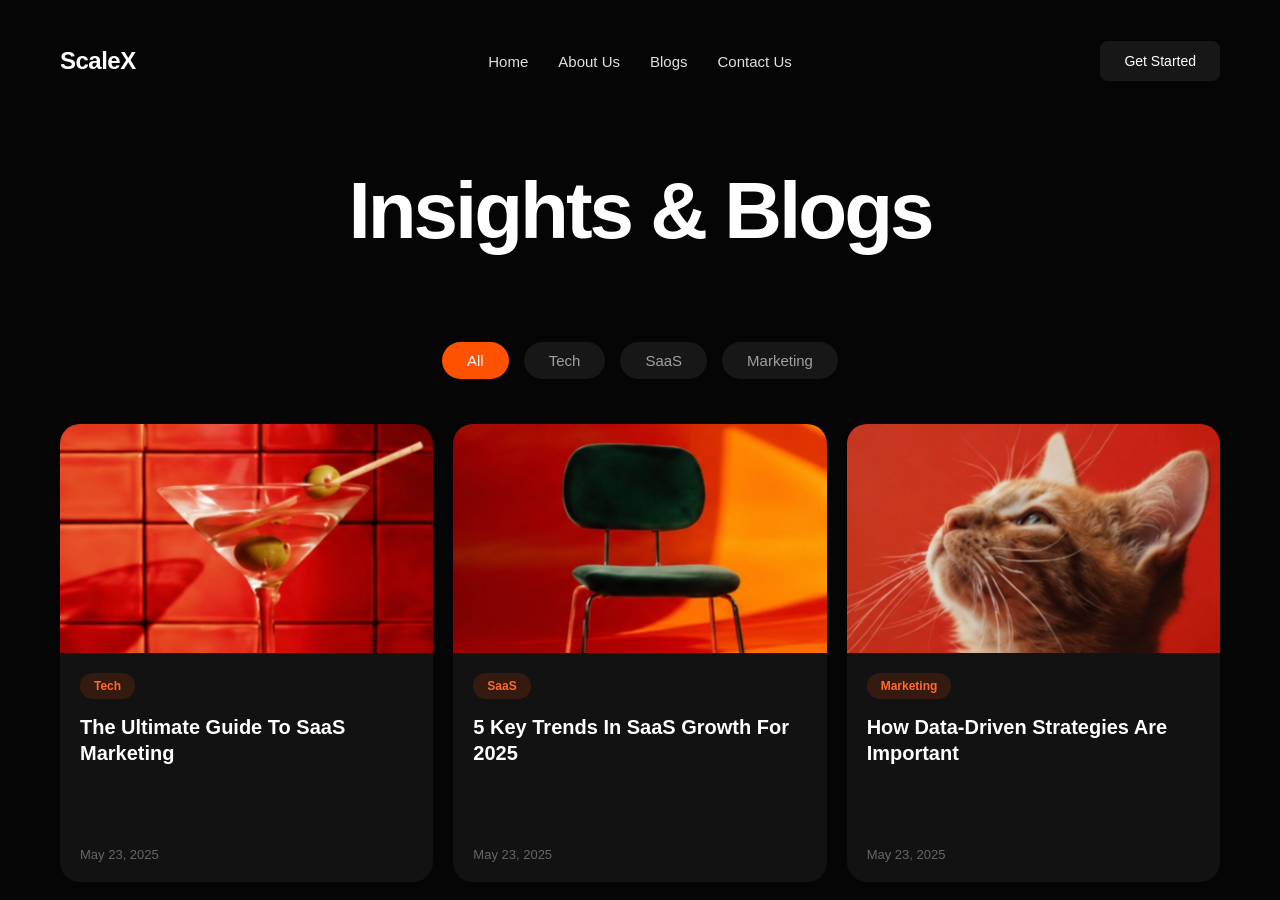
<file: Assignment 2 task 3/page3.html>
<!DOCTYPE html>
<html lang="en">
<head>
  <meta charset="UTF-8">
  <meta name="viewport" content="width=device-width, initial-scale=1.0">
  <title>ScaleX Insights</title>
  <link rel="stylesheet" href="style.css">
</head>
<body>

  <div class="wrap">
    
    <div class="box n1">
      <h2>ScaleX</h2>
    </div>
    
    <div class="box n2">
      <a href="#">Home</a>
      <a href="#">About Us</a>
      <a href="#">Blogs</a>
      <a href="#">Contact Us</a>
    </div>
    
    <div class="box n3">
      <button class="btnstart">Get Started</button>
    </div>

    <div class="box h1">
      <h1>Insights & Blogs</h1>
    </div>

    <div class="box f1">
      <button class="filterbtn active">All</button>
      <button class="filterbtn">Tech</button>
      <button class="filterbtn">SaaS</button>
      <button class="filterbtn">Marketing</button>
    </div>

    <div class="box c1">
      <img src="./image 1.png" alt="Tech">
      <div class="cardinfo">
        <span class="badge">Tech</span>
        <h3>The Ultimate Guide To SaaS Marketing</h3>
        <p>May 23, 2025</p>
      </div>
    </div>

    <div class="box c2">
      <img src="./image 2.png" alt="SaaS">
      <div class="cardinfo">
        <span class="badge">SaaS</span>
        <h3>5 Key Trends In SaaS Growth For 2025</h3>
        <p>May 23, 2025</p>
      </div>
    </div>

    <div class="box c3">
      <img src="./image 3.png" alt="Marketing">
      <div class="cardinfo">
        <span class="badge">Marketing</span>
        <h3>How Data-Driven Strategies Are Important</h3>
        <p>May 23, 2025</p>
      </div>
    </div>

  </div>

</body>
</html>
</file>
<file: Assignment 2 task 3/style.css>
* {
  margin: 0;
  padding: 0;
  box-sizing: border-box;
}

body {
  background: #050505;
  color: #ffffff;
  font-family: -apple-system, BlinkMacSystemFont, "Segoe UI", Roboto, Helvetica, Arial, sans-serif;
  min-height: 100vh;
}

.wrap {
  display: grid;
  max-width: 1200px;
  margin: 0 auto;
  padding: 30px 20px;
  grid-template-columns: 1fr 1fr 1fr;
  grid-template-rows: 80px 200px 100px auto;
  grid-template-areas: 
    "nav1 nav2 nav3"
    "hero hero hero"
    "filt filt filt"
    "card1 card2 card3";
  gap: 25px;
}

.box {
  display: flex;
}

.n1 {
  grid-area: nav1;
  align-items: center;
  justify-content: flex-start;
}

.n1 h2 {
  font-size: 24px;
  font-weight: 700;
  letter-spacing: -0.5px;
}

.n2 {
  grid-area: nav2;
  align-items: center;
  justify-content: center;
  gap: 30px;
}

.n2 a {
  color: #e0e0e0;
  text-decoration: none;
  font-size: 15px;
  font-weight: 500;
  transition: color 0.3s ease;
}

.n2 a:hover {
  color: #ffffff;
}

.n3 {
  grid-area: nav3;
  align-items: center;
  justify-content: flex-end;
}

.btn-start {
  background: #171717;
  color: #ffffff;
  border: none;
  padding: 12px 24px;
  border-radius: 8px;
  font-size: 14px;
  font-weight: 500;
  cursor: pointer;
}

.h1 {
  grid-area: hero;
  align-items: center;
  justify-content: center;
}

.h1 h1 {
  font-size: 90px;
  font-weight: 700;
  letter-spacing: -3px;
  color: #ffffff;
}

.f1 {
  grid-area: filt;
  align-items: center;
  justify-content: center;
  gap: 15px;
}

.filter-btn {
  background: #171717;
  color: #a0a0a0;
  border: none;
  padding: 10px 25px;
  border-radius: 30px;
  font-size: 15px;
  font-weight: 500;
  cursor: pointer;
}

.filter-btn.active {
  background: #ff5200;
  color: #ffffff;
}

.c1 { grid-area: card1; }
.c2 { grid-area: card2; }
.c3 { grid-area: card3; }

.c1, .c2, .c3 {
  flex-direction: column;
  background: #121212;
  border-radius: 20px;
  overflow: hidden;
}

.c1 img, .c2 img, .c3 img {
  width: 100%;
  height: 240px;
  object-fit: cover;
  background: #2a2a2a; 
}

.card-info {
  padding: 25px;
  display: flex;
  flex-direction: column;
  align-items: flex-start;
}

.badge {
  background: rgba(255, 82, 0, 0.15);
  color: #ff6a2b;
  padding: 6px 14px;
  border-radius: 20px;
  font-size: 13px;
  font-weight: 600;
  margin-bottom: 20px;
}

.card-info h3 {
  font-size: 22px;
  font-weight: 600;
  line-height: 1.3;
  margin-bottom: 20px;
  color: #ffffff;
}

.card-info p {
  font-size: 14px;
  color: #666666;
  font-weight: 500;
  margin-top: auto;
}* {
  margin: 0;
  padding: 0;
  box-sizing: border-box;
}

body {
  background: #050505;
  color: #ffffff;
  font-family: -apple-system, BlinkMacSystemFont, "Segoe UI", Roboto, Helvetica, Arial, sans-serif;
  height: 100vh;
  overflow: hidden; 
}

.wrap {
  display: grid;
  width: 100vw;
  height: 100vh;
  max-width: 1200px;
  margin: 0 auto;
  padding: 2vh 20px;
  grid-template-columns: 1fr 1fr 1fr;
  grid-template-rows: 10% 20% 10% minmax(0, 1fr);
  grid-template-areas: 
    "nav1 nav2 nav3"
    "hero hero hero"
    "filt filt filt"
    "card1 card2 card3";
  gap: 20px;
}

.box {
  display: flex;
}

.n1 {
  grid-area: nav1;
  align-items: center;
  justify-content: flex-start;
}

.n1 h2 {
  font-size: 24px;
  font-weight: 700;
  letter-spacing: -0.5px;
}

.n2 {
  grid-area: nav2;
  align-items: center;
  justify-content: center;
  gap: 30px;
}

.n2 a {
  color: #e0e0e0;
  text-decoration: none;
  font-size: 15px;
  font-weight: 500;
  transition: color 0.3s ease;
}

.n2 a:hover {
  color: #ffffff;
}

.n3 {
  grid-area: nav3;
  align-items: center;
  justify-content: flex-end;
}

.btnstart {
  background: #171717;
  color: #ffffff;
  border: none;
  padding: 12px 24px;
  border-radius: 8px;
  font-size: 14px;
  font-weight: 500;
  cursor: pointer;
}

.h1 {
  grid-area: hero;
  align-items: center;
  justify-content: center;
}

.h1 h1 {
  font-size: 80px;
  font-weight: 700;
  letter-spacing: -3px;
  color: #ffffff;
}

.f1 {
  grid-area: filt;
  align-items: center;
  justify-content: center;
  gap: 15px;
}

.filterbtn {
  background: #171717;
  color: #a0a0a0;
  border: none;
  padding: 10px 25px;
  border-radius: 30px;
  font-size: 15px;
  font-weight: 500;
  cursor: pointer;
}

.filterbtn.active {
  background: #ff5200;
  color: #ffffff;
}

.c1 { grid-area: card1; }
.c2 { grid-area: card2; }
.c3 { grid-area: card3; }

.c1, .c2, .c3 {
  flex-direction: column;
  background: #121212;
  border-radius: 20px;
  overflow: hidden;
  height: 100%;
}

.c1 img, .c2 img, .c3 img {
  width: 100%;
  height: 50%;
  object-fit: cover;
  background: #2a2a2a; 
}

.cardinfo {
  padding: 20px;
  display: flex;
  flex-direction: column;
  align-items: flex-start;
  height: 50%;
}

.badge {
  background: rgba(255, 82, 0, 0.15);
  color: #ff6a2b;
  padding: 6px 14px;
  border-radius: 20px;
  font-size: 12px;
  font-weight: 600;
  margin-bottom: 15px;
}

.cardinfo h3 {
  font-size: 20px;
  font-weight: 600;
  line-height: 1.3;
  margin-bottom: 10px;
  color: #ffffff;
}

.cardinfo p {
  font-size: 13px;
  color: #666666;
  font-weight: 500;
  margin-top: auto;
}
</file>
